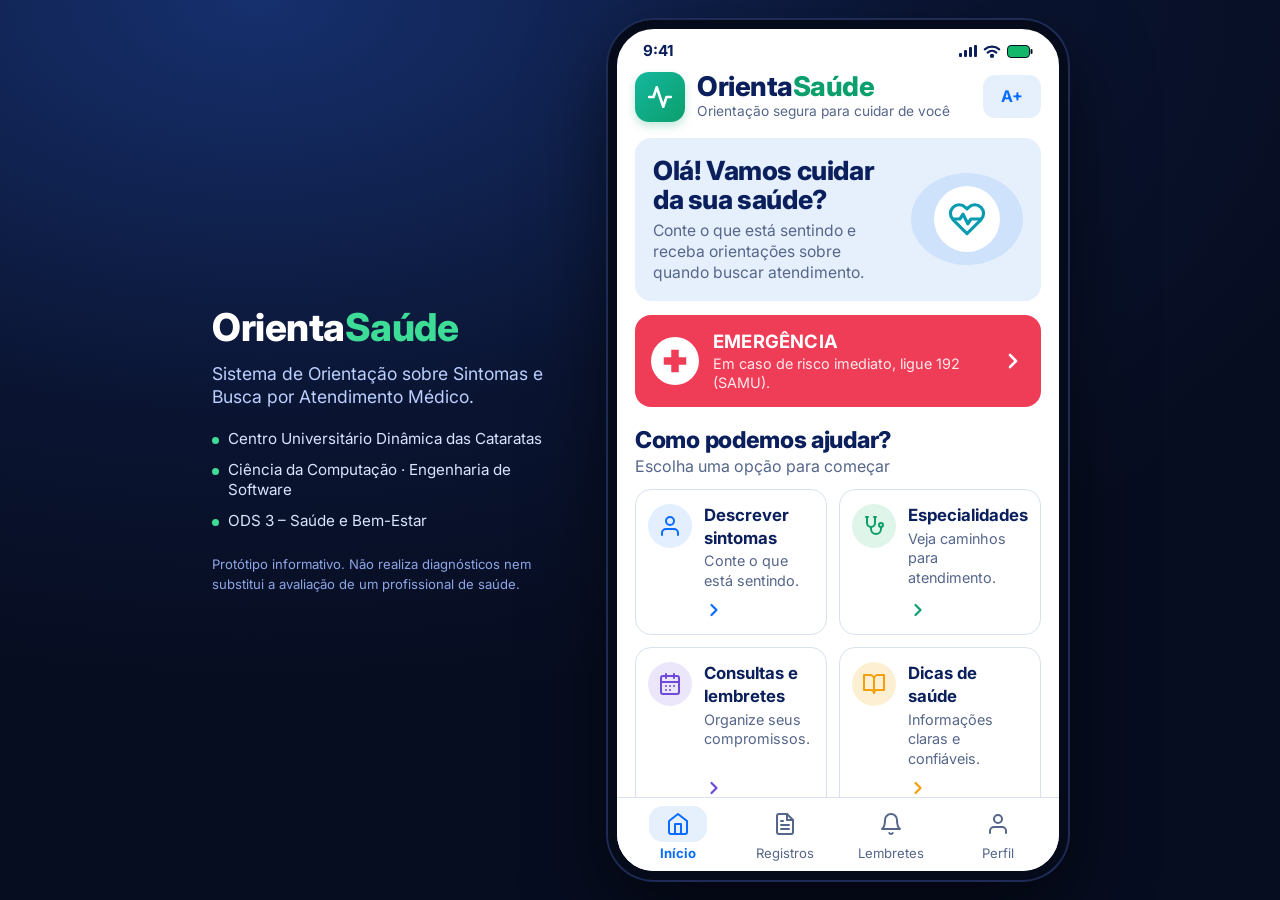
<file: orientasaude/index.html>
<!DOCTYPE html>
<html lang="pt-BR">
<head>
<meta charset="UTF-8">
<meta name="viewport" content="width=device-width, initial-scale=1, viewport-fit=cover">
<meta name="theme-color" content="#0a1f5c">
<meta name="description" content="OrientaSaúde – orientação segura para cuidar de você. Protótipo informativo, não faz diagnóstico.">
<title>OrientaSaúde</title>
<link rel="preconnect" href="https://fonts.googleapis.com">
<link rel="preconnect" href="https://fonts.gstatic.com" crossorigin>
<link href="https://fonts.googleapis.com/css2?family=Inter:wght@400;500;600;700;800&display=swap" rel="stylesheet">
<link rel="stylesheet" href="style.css">
</head>
<body>
<div class="stage">
  <aside class="side" aria-hidden="true">
    <h2>Orienta<span>Saúde</span></h2>
    <p>Sistema de Orientação sobre Sintomas e Busca por Atendimento Médico.</p>
    <ul>
      <li>Centro Universitário Dinâmica das Cataratas</li>
      <li>Ciência da Computação · Engenharia de Software</li>
      <li>ODS 3 – Saúde e Bem-Estar</li>
    </ul>
    <small>Protótipo informativo. Não realiza diagnósticos nem substitui a avaliação de um profissional de saúde.</small>
  </aside>

  <div class="device" id="device">
    <div class="statusbar" aria-hidden="true">
      <span>9:41</span>
      <span class="sb-r">
        <svg width="18" height="12" viewBox="0 0 18 12" fill="currentColor"><rect x="0" y="8" width="3" height="4" rx="1"/><rect x="5" y="5" width="3" height="7" rx="1"/><rect x="10" y="2" width="3" height="10" rx="1"/><rect x="15" y="0" width="3" height="12" rx="1"/></svg>
        <svg width="18" height="13" viewBox="0 0 24 18" fill="none" stroke="currentColor" stroke-width="3" stroke-linecap="round"><path d="M2 6a15 15 0 0 1 20 0"/><path d="M6 10.5a9 9 0 0 1 12 0"/><circle cx="12" cy="15" r="1.5" fill="currentColor"/></svg>
        <svg width="26" height="13" viewBox="0 0 26 13"><rect x="0.5" y="0.5" width="22" height="12" rx="3.5" fill="#12b76a" stroke="#0a1228"/><rect x="23.5" y="4" width="2" height="5" rx="1" fill="#0a1228"/></svg>
      </span>
    </div>

    <main class="scroll" id="view" tabindex="-1"></main>

    <nav class="nav" id="nav" aria-label="Navegação principal">
      <button data-tab="inicio" data-go="inicio"><span class="ic" data-i="home"></span><span>Início</span></button>
      <button data-tab="registros" data-go="sintomas"><span class="ic" data-i="file"></span><span>Registros</span></button>
      <button data-tab="lembretes" data-go="lembretes"><span class="ic" data-i="bell"></span><span>Lembretes</span></button>
      <button data-tab="perfil" data-go="perfil"><span class="ic" data-i="user"></span><span>Perfil</span></button>
    </nav>

    <div class="overlay" id="overlay" hidden></div>
    <div class="toast" id="toast" role="status" aria-live="polite"></div>
  </div>
</div>
<script src="app.js"></script>
</body>
</html>
</file>
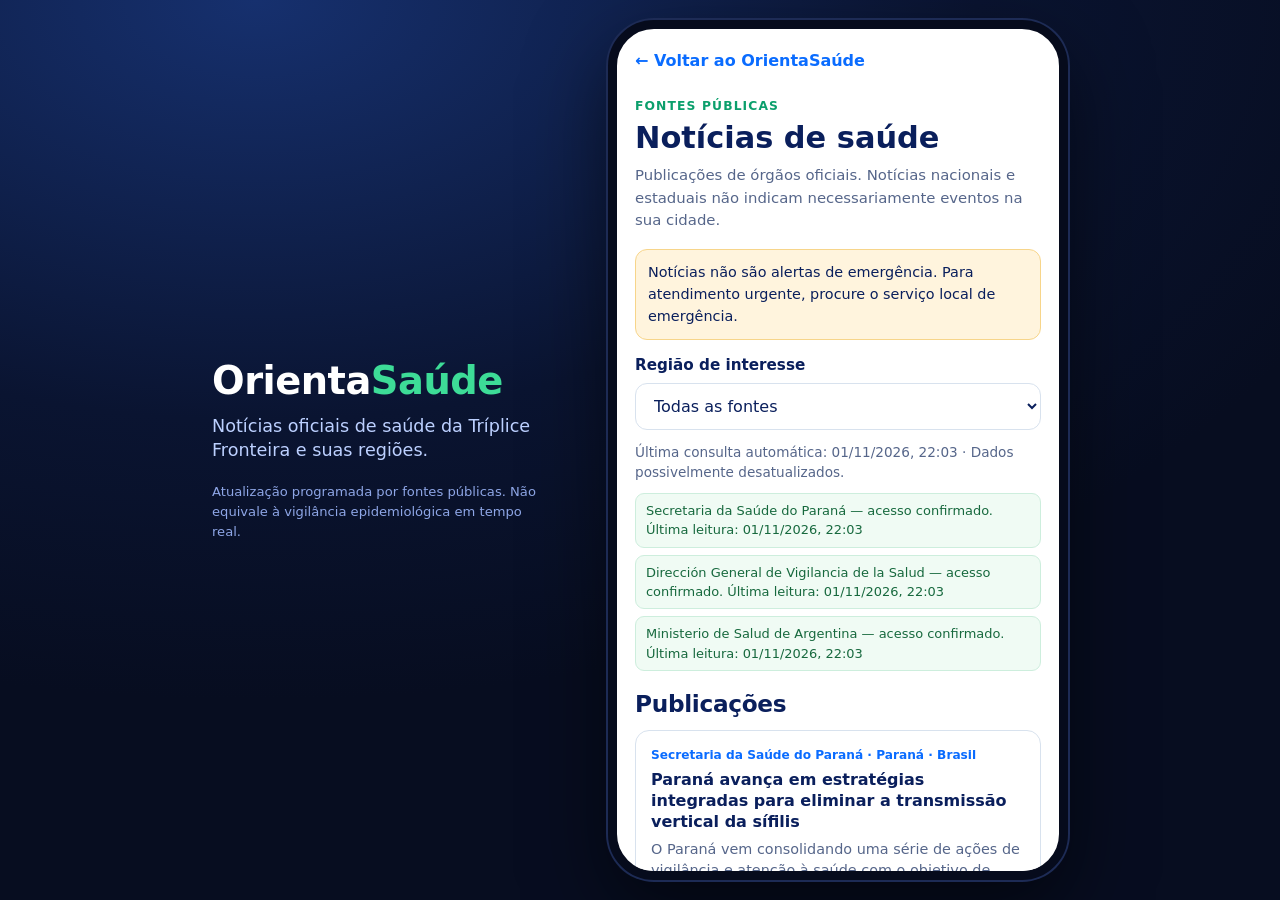
<file: orientasaude/noticias.html>
<!DOCTYPE html>
<html lang="pt-BR">
<head>
<meta charset="UTF-8">
<meta name="viewport" content="width=device-width, initial-scale=1, viewport-fit=cover">
<meta name="description" content="Notícias oficiais de saúde pública do Paraná, Paraguai e Argentina.">
<meta name="theme-color" content="#0a1f5c">
<title>Notícias oficiais · OrientaSaúde</title>
<link rel="stylesheet" href="style.css">
<link rel="stylesheet" href="noticias.css">
</head>
<body>
<div class="stage">
  <aside class="side" aria-hidden="true">
    <h2>Orienta<span>Saúde</span></h2>
    <p>Notícias oficiais de saúde da Tríplice Fronteira e suas regiões.</p>
    <small>Atualização programada por fontes públicas. Não equivale à vigilância epidemiológica em tempo real.</small>
  </aside>
  <div class="device">
    <main class="scroll news-scroll">
      <a class="return" href="index.html">← Voltar ao OrientaSaúde</a>
      <header class="news-header">
        <span class="news-eyebrow">FONTES PÚBLICAS</span>
        <h1>Notícias de saúde</h1>
        <p>Publicações de órgãos oficiais. Notícias nacionais e estaduais não indicam necessariamente eventos na sua cidade.</p>
      </header>
      <div class="news-warning" role="note">
        Notícias não são alertas de emergência. Para atendimento urgente, procure o serviço local de emergência.
      </div>
      <label class="lbl" for="region">Região de interesse</label>
      <select class="field" id="region">
        <option value="all">Todas as fontes</option>
        <option value="parana">Foz do Iguaçu · notícias do Paraná</option>
        <option value="paraguai">Ciudad del Este · notícias nacionais do Paraguai</option>
        <option value="argentina">Puerto Iguazú · notícias nacionais da Argentina</option>
      </select>
      <p id="last-update" class="news-meta" aria-live="polite">Consultando arquivo de notícias…</p>
      <section id="source-status" class="source-status" aria-label="Situação das fontes"></section>
      <div class="sec"><h2>Publicações</h2></div>
      <section id="news-list" class="news-list" aria-live="polite">
        <p class="empty">Carregando notícias…</p>
      </section>
      <p class="news-footer">Informações reproduzidas com link para a fonte pública original. Consulte o órgão responsável para confirmar atualizações e contexto local.</p>
    </main>
  </div>
</div>
<script src="noticias.js" defer></script>
</body>
</html>
</file>
<file: orientasaude/style.css>
:root{
  --navy:#0a1f5c; --blue:#0a6cff; --blue-d:#0857d0; --green:#0b9f6c; --green-d:#078a5b;
  --muted:#56668a; --line:#d8e2ee; --tint:#e6f0fd; --red:#ef3d57; --amber:#f59e0b; --purple:#6d4ad8;
}
*{box-sizing:border-box;margin:0;padding:0;-webkit-tap-highlight-color:transparent}
html{font-size:16px}
html.big{font-size:19px}
body{font-family:Inter,system-ui,-apple-system,"Segoe UI",Roboto,Arial,sans-serif;color:var(--navy);background:#fff;min-height:100dvh;line-height:1.35}
button{font:inherit;color:inherit;cursor:pointer;border:0;background:none}
input,textarea,select{font:inherit;color:inherit}
[hidden]{display:none!important}
.i{flex:none;display:block}

/* ---------- palco / moldura ---------- */
.stage{min-height:100dvh;display:flex;align-items:center;justify-content:center;gap:56px}
.device{width:100%;height:100dvh;background:#fff;display:flex;flex-direction:column;position:relative;overflow:hidden}
.statusbar,.side{display:none}
.scroll{flex:1;overflow-y:auto;overflow-x:hidden;padding:calc(10px + env(safe-area-inset-top)) 18px 22px;scroll-behavior:smooth;outline:none}

@media (min-width:600px){
  body{background:radial-gradient(1200px 700px at 20% 0%,#16306e 0%,#0a1431 60%,#070d20 100%)}
  .stage{padding:20px}
  .device{width:460px;height:min(920px,calc(100dvh - 40px));border-radius:46px;border:9px solid #060b1c;box-shadow:0 0 0 2px #1d2b55,0 30px 80px rgba(0,0,0,.55)}
  .statusbar{display:flex;justify-content:space-between;align-items:center;padding:12px 26px 0;font-weight:700;font-size:.95rem}
  .sb-r{display:flex;gap:6px;align-items:center}
  .scroll{padding-top:10px}
}
@media (min-width:768px) and (max-width:1099px){ .device{width:540px} }
@media (min-width:1100px){
  .side{display:block;max-width:340px;color:#d9e5ff}
  .side h2{font-size:2.4rem;font-weight:800;color:#fff;letter-spacing:-.5px}
  .side h2 span{color:#3ddc97}
  .side p{margin:12px 0 20px;font-size:1.1rem;color:#bcd0ff}
  .side ul{list-style:none;display:grid;gap:10px;margin-bottom:24px}
  .side li{padding-left:16px;position:relative;font-size:.95rem}
  .side li:before{content:"";position:absolute;left:0;top:.55em;width:7px;height:7px;border-radius:50%;background:#3ddc97}
  .side small{display:block;color:#8ea6e6;font-size:.82rem;line-height:1.5}
}

/* ---------- cabeçalhos ---------- */
.brand{display:flex;align-items:center;gap:12px;margin-bottom:16px}
.logo{width:50px;height:50px;border-radius:14px;background:linear-gradient(135deg,#15b79e,#0b9f6c);color:#fff;display:grid;place-items:center;flex:none;box-shadow:0 4px 10px rgba(11,159,108,.25)}
.bt{flex:1;min-width:0}
.bn{font-size:1.7rem;font-weight:800;letter-spacing:-.5px;line-height:1.05}
.bn span{color:var(--green)}
.bs{font-size:.86rem;color:var(--muted)}
.aplus{background:var(--tint);color:var(--blue);font-weight:700;border-radius:12px;padding:11px 18px;font-size:1rem}
.head{display:flex;align-items:center;gap:14px;margin-bottom:14px}
.back{width:40px;height:40px;border-radius:50%;background:var(--tint);color:var(--blue);display:grid;place-items:center;flex:none}
.head h1{font-size:1.5rem;font-weight:800;letter-spacing:-.3px;line-height:1.1}
.head p{color:var(--muted);font-size:.95rem}
h1.big{font-size:1.95rem;font-weight:800;letter-spacing:-.5px}
h2{font-size:1.45rem;font-weight:800;letter-spacing:-.3px;line-height:1.15}
h3{font-size:1.2rem;font-weight:800}
.sub{color:var(--muted);font-size:1rem;margin:2px 0 12px}
.sec{margin-top:20px}

/* ---------- cards ---------- */
.card{border:1.5px solid var(--line);border-radius:16px;background:#fff;padding:14px 16px}
.card.tint{background:var(--tint);border-color:transparent}
.card.mint{background:#e8f7f0;border-color:#cdeedd}
.card.rose{background:#fde8ea;border-color:#f7c3c9}
.card.amber{background:#fff4dd;border-color:#f7d58a}
.row{display:flex;align-items:center;gap:14px}
.row>div{min-width:0}
.card b,.acard b{display:block;font-size:1.05rem;font-weight:700}
.card p,.card small,.acard small{color:var(--muted);font-size:.9rem;display:block}
.grid2{display:grid;grid-template-columns:1fr 1fr;gap:12px}
.stack{display:grid;gap:12px}
.mt{margin-top:12px}

.ico{width:44px;height:44px;border-radius:50%;background:var(--cb);color:var(--c);display:grid;place-items:center;flex:none}
.ico.lg{width:52px;height:52px}
.c-blue{--c:#0a6cff;--cb:#e3eeff}
.c-green{--c:#0b9f6c;--cb:#dff5ea}
.c-purple{--c:#6d4ad8;--cb:#ece6fb}
.c-amber{--c:#f59e0b;--cb:#fdf0d2}
.c-teal{--c:#0aa8a0;--cb:#d9f6f3}
.c-red{--c:#ef3d57;--cb:#fde4e8}
.c-cyan{--c:#0a9bd1;--cb:#dff3fb}

.btn{display:inline-flex;align-items:center;justify-content:center;gap:8px;border-radius:999px;font-weight:700;padding:11px 22px;transition:filter .15s,transform .05s}
.btn:active{transform:scale(.98)}
.btn.blue{background:var(--blue);color:#fff}
.btn.green{background:var(--green);color:#fff}
.btn.blue:hover{filter:brightness(1.07)}
.btn.block{display:flex;width:100%;border-radius:16px;padding:16px;font-size:1.05rem}
.btn.line{background:#fff;border:1.5px solid var(--line);color:var(--blue);border-radius:16px}
.btn.red{background:var(--red);color:#fff}
.btn.ghost{background:var(--tint);color:var(--blue)}
.btn.sm{padding:8px 14px;font-size:.88rem}
.mt-btn{margin-top:12px}

/* Home */
.hero{display:flex;align-items:center;gap:12px;background:var(--tint);border-radius:16px;padding:18px}
.hero h1{font-size:1.65rem;font-weight:800;line-height:1.1;letter-spacing:-.4px}
.hero p{color:var(--muted);margin-top:6px;font-size:.98rem}
.hero .badge{flex:none;width:112px;height:92px;border-radius:50%;background:#cfe2fb;display:grid;place-items:center}
.hero .badge span{width:66px;height:66px;border-radius:50%;background:#fff;display:grid;place-items:center;color:#0a9bb0}
.sos{width:100%;margin-top:14px;display:flex;align-items:center;gap:14px;background:var(--red);color:#fff;border-radius:16px;padding:14px 16px;text-align:left}
.sos .cross{width:48px;height:48px;border-radius:50%;background:#fff;color:var(--red);display:grid;place-items:center;flex:none}
.sos b{font-size:1.15rem;letter-spacing:.2px}
.sos small{color:#ffe9ec;font-size:.9rem;display:block}
.sos .chev{margin-left:auto}
.acard{display:grid;grid-template-columns:auto 1fr;gap:12px;align-items:start;text-align:left;border:1.5px solid var(--line);border-radius:16px;padding:14px 12px;background:#fff;min-height:132px;transition:box-shadow .15s,border-color .15s}
.acard:hover,.tile:hover,.tilex:hover{box-shadow:0 6px 18px rgba(10,31,92,.1);border-color:#b9cde6}
.acard>div{display:flex;flex-direction:column;height:100%;gap:2px}
.acard .chev{margin-top:auto;padding-top:8px;color:var(--c)}
.mini{display:flex;align-items:center;gap:8px;text-align:left;border:1.5px solid var(--line);border-radius:16px;padding:12px 10px;background:#fff;min-height:92px;flex-direction:column;align-items:flex-start;justify-content:space-between}
.mini .t{display:flex;align-items:center;gap:10px;font-weight:700;font-size:.9rem;line-height:1.15}
.mini .ico{width:40px;height:40px}
.mini .chev{color:var(--c)}
.grid3{display:grid;grid-template-columns:repeat(3,1fr);gap:10px}

/* Lembretes */
.tile{display:flex;align-items:center;gap:12px;padding:12px;border:1.5px solid var(--line);border-radius:16px;background:#fff;font-weight:700;text-align:left;width:100%}
.tile .chev{margin-left:auto;color:var(--c)}
.tile.c-blue{background:#f4f8ff}.tile.c-purple{background:#faf8ff}.tile.c-red{background:#fff7f8}.tile.c-amber{background:#fffaf0}
.tilex{display:flex;align-items:flex-start;gap:12px;text-align:left;padding:14px 12px;border:1.5px solid var(--line);border-radius:16px;background:#fff;width:100%}
.tilex .chev{color:var(--c);align-self:flex-end;margin-left:auto}
.tilex small{margin-top:2px}
.tilex>div:nth-child(2){flex:1}
.linkrow{width:100%;text-align:left;display:flex;align-items:center;gap:12px;padding:14px 16px;border:1.5px solid var(--line);border-radius:16px;background:#fff}
.linkrow .chev{margin-left:auto;color:var(--blue)}
.green-link{color:var(--green);font-weight:700;margin-top:6px;display:block}

/* Sintomas */
.stepper{display:flex;align-items:flex-start;margin:6px 0 18px;position:relative}
.stepper:before{content:"";position:absolute;left:8%;right:8%;top:19px;height:3px;background:#d6e5fb;border-radius:3px}
.step{flex:1;display:flex;flex-direction:column;align-items:center;gap:4px;font-size:.88rem;color:var(--muted);position:relative}
.step .n{width:38px;height:38px;border-radius:50%;background:#e1ecfb;color:var(--muted);display:grid;place-items:center;font-weight:700}
.step.on{color:var(--blue);font-weight:700}
.step.on .n{background:var(--blue);color:#fff;box-shadow:0 0 0 4px #fff}
.step.done .n{background:var(--green);color:#fff}
.search{display:flex;align-items:center;gap:10px;border:1.5px solid var(--line);border-radius:14px;padding:0 14px;height:50px;margin:12px 0;color:var(--blue)}
.search input{border:0;outline:0;flex:1;font-size:1rem;background:none;height:100%}
.search input::placeholder{color:#75839f}
.opt{display:flex;align-items:center;gap:10px;border:1.5px solid var(--line);border-radius:14px;padding:12px;background:#fff;text-align:left;width:100%;font-weight:700}
.opt .ico{width:40px;height:40px}
.opt .radio{margin-left:auto;width:24px;height:24px;border-radius:50%;border:1.5px solid #9aa9c2;display:grid;place-items:center;color:#fff;flex:none}
.opt.on{border-color:var(--blue);background:#f2f7ff}
.opt.on .radio{background:var(--blue);border-color:var(--blue)}
.opt .radio svg{opacity:0}
.opt.on .radio svg{opacity:1}
textarea{width:100%;min-height:112px;border:1.5px solid var(--line);border-radius:14px;padding:14px;font-size:1rem;resize:vertical;outline:none;background:#fff}
textarea:focus,.field:focus{border-color:var(--blue);box-shadow:0 0 0 3px #d6e5fb}
textarea::placeholder{color:#75839f}
.chips{display:flex;flex-wrap:wrap;gap:10px;margin-top:8px}
.chip{padding:10px 22px;border-radius:999px;background:var(--tint);color:var(--blue);font-weight:500;border:2px solid transparent}
.chip.r{background:#fde8ea;color:var(--red)}
.chip.g{background:#e3f6ec;color:var(--green)}
.chip.on{border-color:currentColor;font-weight:700}
.warn{display:flex;gap:12px;align-items:flex-start;background:#fff4dd;border:1.5px solid #f7d58a;border-radius:14px;padding:14px;margin-top:18px}
.warn .ico{background:#fff;color:var(--amber);width:40px;height:40px}
.warn b{color:#6b3d00}
.warn p{color:#7a4a00!important}
.note{display:flex;gap:10px;align-items:center;color:var(--muted);font-size:.82rem;margin:14px 0}
.note .ico{width:34px;height:34px;background:#dff5ea;color:var(--green)}
.err{color:var(--red);font-weight:600;font-size:.92rem;margin-top:8px}

/* Orientação */
.badge-info{display:flex;align-items:center;gap:10px;background:var(--tint);color:var(--blue);font-weight:600;border-radius:12px;padding:12px 14px;margin-bottom:16px;font-size:.95rem}
.okbar{display:flex;align-items:center;gap:12px;background:#e3f6ec;color:var(--green-d);font-weight:700;padding:12px 16px;border-radius:14px 14px 0 0;border:1.5px solid #cdeedd;border-bottom:0}
.okbar .dot{width:26px;height:26px;border-radius:50%;background:var(--green);color:#fff;display:grid;place-items:center}
.okcard{border:1.5px solid var(--line);border-top:0;border-radius:0 0 14px 14px;padding:12px 16px}
.okcard .top{display:flex;justify-content:space-between;align-items:center;gap:8px}
.urg{font-size:.78rem;font-weight:700;border-radius:999px;padding:4px 10px;white-space:nowrap}
.urg.baixa{background:#e3f6ec;color:var(--green-d)}
.urg.media{background:#fff0cc;color:#8a5500}
.urg.alta{background:#fde1e5;color:#c0182f}
.alert{display:flex;gap:12px;background:#fde8ea;border:1.5px solid #f4b9c0;border-radius:14px;padding:14px;margin:16px 0}
.alert .ico{background:#fff;color:var(--red);width:48px;height:48px}
.alert h4{color:var(--red);font-size:1.05rem}
.alert ul{list-style:none;margin:8px 0 6px;display:grid;gap:6px}
.alert li{display:flex;align-items:center;gap:10px}
.alert li:before{content:"";width:10px;height:10px;border-radius:50%;background:var(--red);flex:none}
.alert .tel{color:var(--red);font-size:.9rem}
.alert .tel a{color:inherit;font-weight:700}
.alert.pulse{animation:pulse 1.6s ease-in-out 3}
@keyframes pulse{50%{box-shadow:0 0 0 6px rgba(239,61,87,.25)}}
.num{width:44px;height:44px;border-radius:50%;color:#fff;font-weight:800;font-size:1.1rem;display:grid;place-items:center;flex:none}
.n1{background:var(--blue)}.n2{background:var(--green)}.n3{background:var(--purple)}
.stepcard{display:flex;align-items:center;gap:12px;border:1.5px solid var(--line);border-radius:14px;padding:14px;margin-bottom:10px}
.stepcard .ico{width:48px;height:48px;background:var(--tint);color:var(--blue)}
.stepcard.g .ico{background:#dff5ea;color:var(--green)}
.stepcard.p .ico{background:#ece6fb;color:var(--purple)}

/* Listas / formulários */
.list{display:grid;gap:10px}
.item{border:1.5px solid var(--line);border-radius:14px;padding:12px 14px;display:flex;gap:12px;align-items:center}
.item .grow{flex:1;min-width:0}
.item b{overflow-wrap:anywhere}
.x{width:36px;height:36px;border-radius:10px;color:var(--red);background:#fdeef0;display:grid;place-items:center;flex:none}
.empty{text-align:center;color:var(--muted);padding:26px 10px;border:1.5px dashed var(--line);border-radius:14px}
.seg{display:flex;gap:8px;overflow-x:auto;padding-bottom:4px;margin:10px 0}
.seg button{padding:8px 16px;border-radius:999px;background:var(--tint);color:var(--blue);font-weight:600;white-space:nowrap}
.seg button.on{background:var(--blue);color:#fff}
.acc{border:1.5px solid var(--line);border-radius:14px;overflow:hidden}
.acc summary{list-style:none;padding:14px 16px;font-weight:700;cursor:pointer;display:flex;gap:12px;align-items:center}
.acc summary::-webkit-details-marker{display:none}
.acc summary .chev{margin-left:auto;transition:transform .2s;color:var(--blue)}
.acc[open] summary .chev{transform:rotate(90deg)}
.acc .body{padding:0 16px 14px;color:var(--muted);font-size:.95rem}
.acc .body ul{padding-left:18px;margin-top:6px;display:grid;gap:4px}
.acc .body p+ul,.acc .body p+p{margin-top:8px}
.lbl{display:block;font-weight:700;margin:14px 0 6px;font-size:.95rem}
.field{width:100%;border:1.5px solid var(--line);border-radius:12px;padding:12px 14px;font-size:1rem;outline:none;background:#fff}
.two{display:grid;grid-template-columns:1fr 1fr;gap:10px}
.sw{display:flex;align-items:center;justify-content:space-between;gap:10px;padding:14px 16px;border:1.5px solid var(--line);border-radius:14px}
.sw input{width:22px;height:22px;accent-color:var(--blue)}
.pill{display:inline-block;font-size:.76rem;font-weight:700;padding:3px 9px;border-radius:999px;background:var(--tint);color:var(--blue)}
.pill.g{background:#dff5ea;color:var(--green-d)}

/* Navegação inferior */
.nav{display:flex;border-top:1.5px solid var(--line);padding:8px 8px calc(8px + env(safe-area-inset-bottom));background:#fff;flex:none}
.nav button{flex:1;display:flex;flex-direction:column;align-items:center;gap:3px;font-size:.82rem;color:var(--muted)}
.nav .ic{width:58px;height:36px;border-radius:14px;display:grid;place-items:center}
.nav button.on{color:var(--blue);font-weight:700}
.nav button.on .ic{background:var(--tint)}

/* Overlay / toast */
.overlay{position:absolute;inset:0;background:rgba(7,13,32,.55);display:flex;align-items:flex-end;z-index:20;animation:fade .15s}
.sheet{background:#fff;width:100%;max-height:92%;overflow-y:auto;border-radius:24px 24px 0 0;padding:20px 18px calc(20px + env(safe-area-inset-bottom));animation:up .2s}
.sheet.center{border-radius:24px;margin:auto 16px;align-self:center;width:auto}
.sheet h3{margin-bottom:6px}
.sheet .acts{display:grid;gap:10px;margin-top:16px}
@keyframes up{from{transform:translateY(30px);opacity:0}}
@keyframes fade{from{opacity:0}}
.toast{position:absolute;left:16px;right:16px;bottom:96px;background:#0a1f5c;color:#fff;padding:14px 16px;border-radius:14px;z-index:30;font-weight:600;opacity:0;pointer-events:none;transform:translateY(10px);transition:.2s}
.toast.show{opacity:1;transform:none}

@media (prefers-reduced-motion:reduce){*{animation:none!important;transition:none!important;scroll-behavior:auto!important}}
@media (max-width:360px){.grid3{grid-template-columns:1fr}.hero .badge{display:none}}
</file>
<file: orientasaude/noticias.css>
.news-scroll{line-height:1.5}
.return{display:inline-block;margin:10px 0 16px;color:var(--blue);font-weight:700;text-decoration:none}
.return:focus-visible,.news-item a:focus-visible{outline:3px solid var(--blue);outline-offset:3px}
.news-header{padding:4px 0 18px}
.news-header h1{font-size:1.9rem;line-height:1.1;margin:4px 0 10px}
.news-header p,.news-footer{color:var(--muted);font-size:.93rem}
.news-eyebrow{letter-spacing:.09em;color:var(--green);font-size:.77rem;font-weight:800}
.news-warning{background:#fff4dd;border:1px solid #f7d58a;padding:12px;border-radius:12px;font-size:.9rem}
.news-meta{margin:12px 0 10px;color:var(--muted);font-size:.85rem}
.source-status{display:grid;gap:7px}
.source-status p{font-size:.81rem;border:1px solid var(--line);border-radius:9px;padding:7px 10px;color:var(--muted)}
.source-status .bad{border-color:#f7c3c9;background:#fde8ea;color:#a2122b}
.source-status .ok{border-color:#cdeedd;background:#f0fbf4;color:#17693e}
.news-list{display:grid;gap:12px;margin-top:12px}
.news-item{border:1.5px solid var(--line);border-radius:14px;padding:15px;background:white}
.news-item h3{font-size:1rem;line-height:1.3;overflow-wrap:anywhere;margin:6px 0}
.news-item a{text-decoration:none;color:var(--navy)}
.news-item a:hover{text-decoration:underline}
.news-item p{font-size:.9rem;color:var(--muted);margin-top:6px;overflow-wrap:anywhere}
.news-item small{display:block;color:var(--muted);font-size:.78rem;margin-top:6px}
.news-item .origin{color:var(--blue);font-size:.76rem;font-weight:700}
.news-footer{padding:20px 0}
</file>
